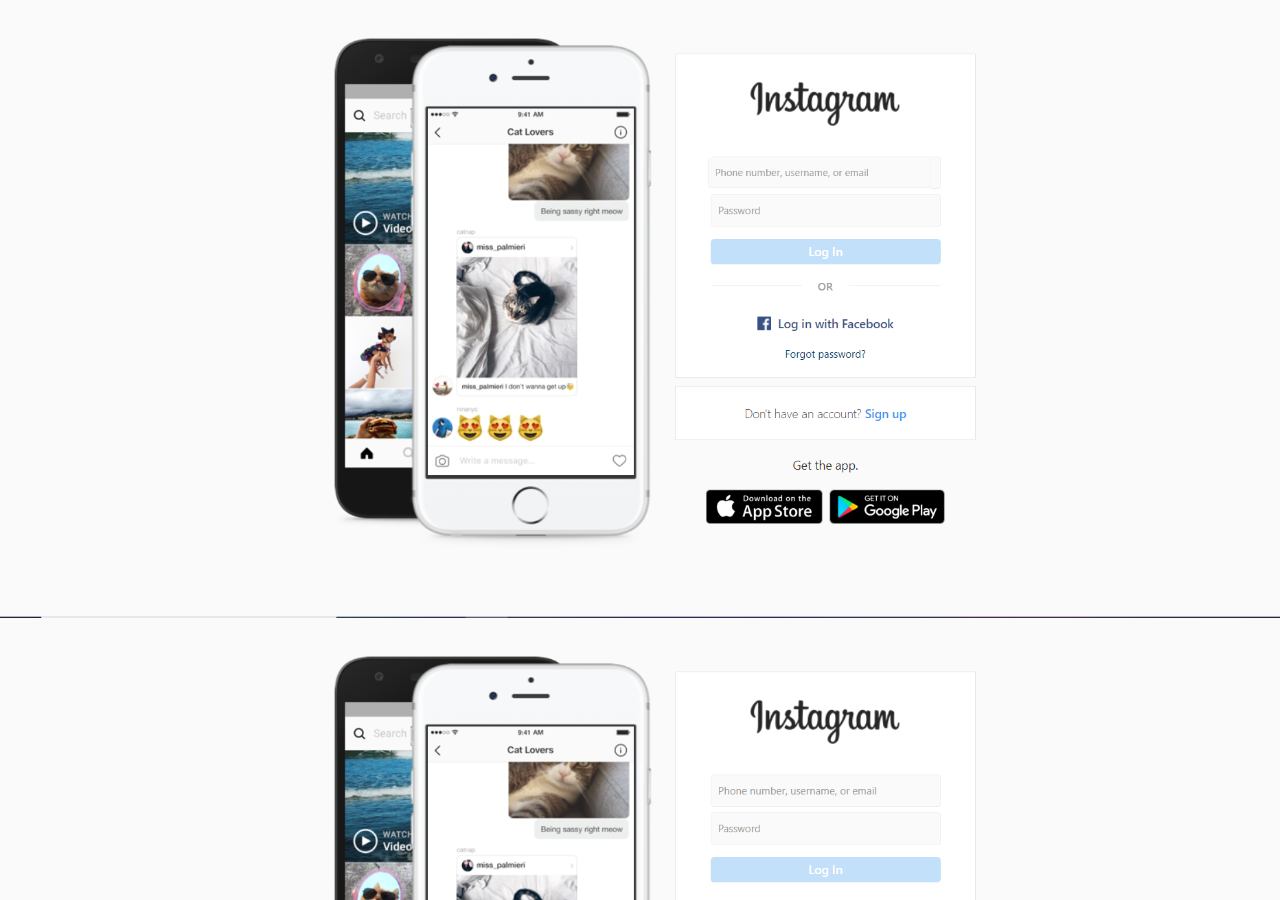
<file: index.html>
<!DOCTYPE html>
<html lang="en" dir="ltr">

<head>
  <meta charset="utf-8">
  <link rel="stylesheet" href="css/style.css">
  <title>Final Project</title>
</head>

<body>

  <div class="click">
    <a href="Pg2.html">
      <img class="center-fit" src="images/InstaClick.png" alt="click">
    </a>
  </div>




</body>

</html>
</file>
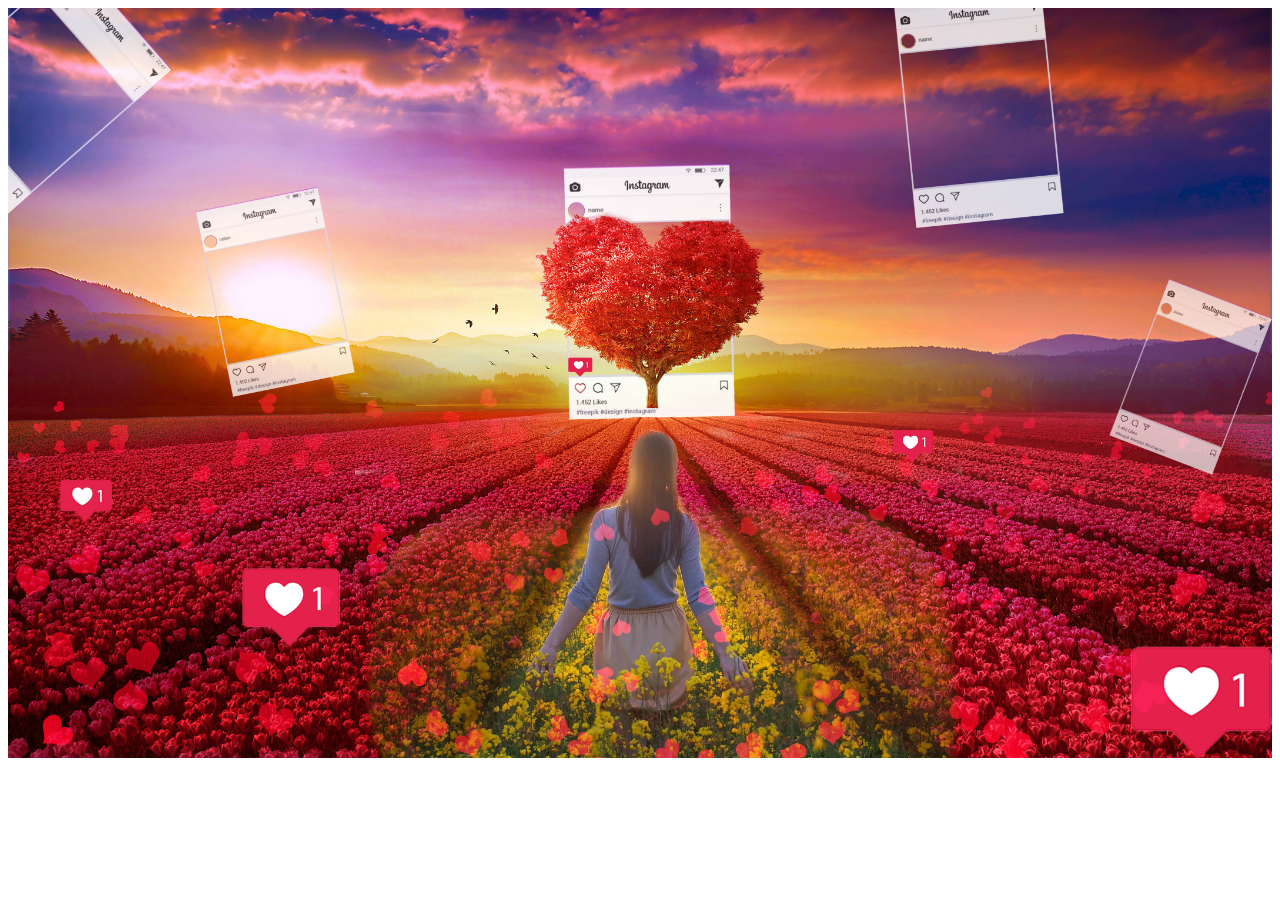
<file: Composite1.html>
<!DOCTYPE html>
<html lang="en" dir="ltr">
  <head>
    <meta charset="utf-8">
    <link rel="stylesheet" href="css/styleTo1.css">
    <title>WelcomToInsta</title>
  </head>
  <body>

    <div class="click">
      <a href="Composite2.html">
        <img class="center-fit" src="images/Composite1.jpg" alt="click">
      </a>
    </div>


  </body>
</html>
</file>
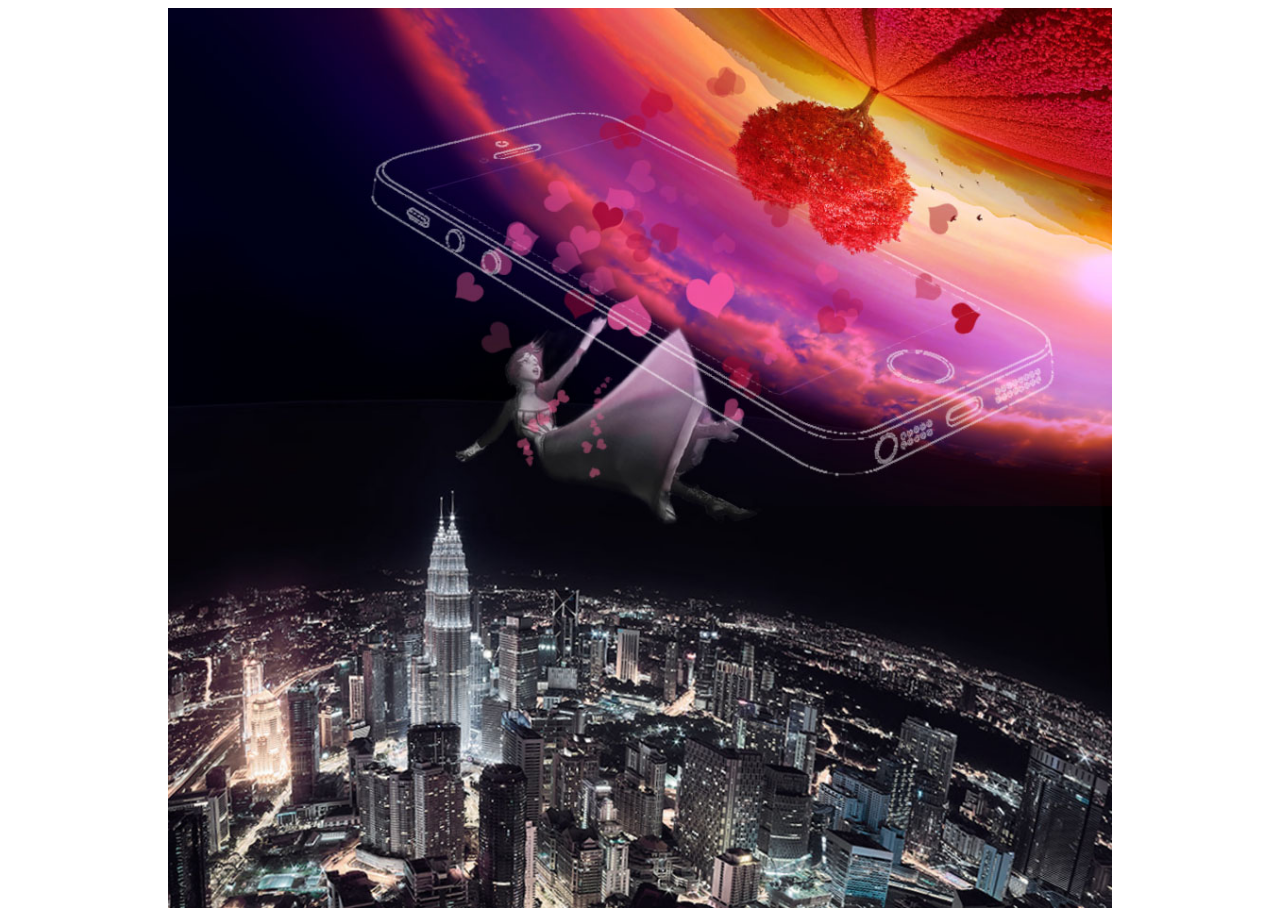
<file: Composite2.html>
<!DOCTYPE html>
<html lang="en" dir="ltr">
  <head>
    <meta charset="utf-8">
    <link rel="stylesheet" href="css/styleTo1.css">
    <title>FallingOutOfInsta</title>
  </head>
  <body>

    <div class="click">
      <a href="Composite3.html">
        <img class="center-fit" src="images/Composite2.jpg" alt="click">
      </a>
    </div>


  </body>
</html>
</file>
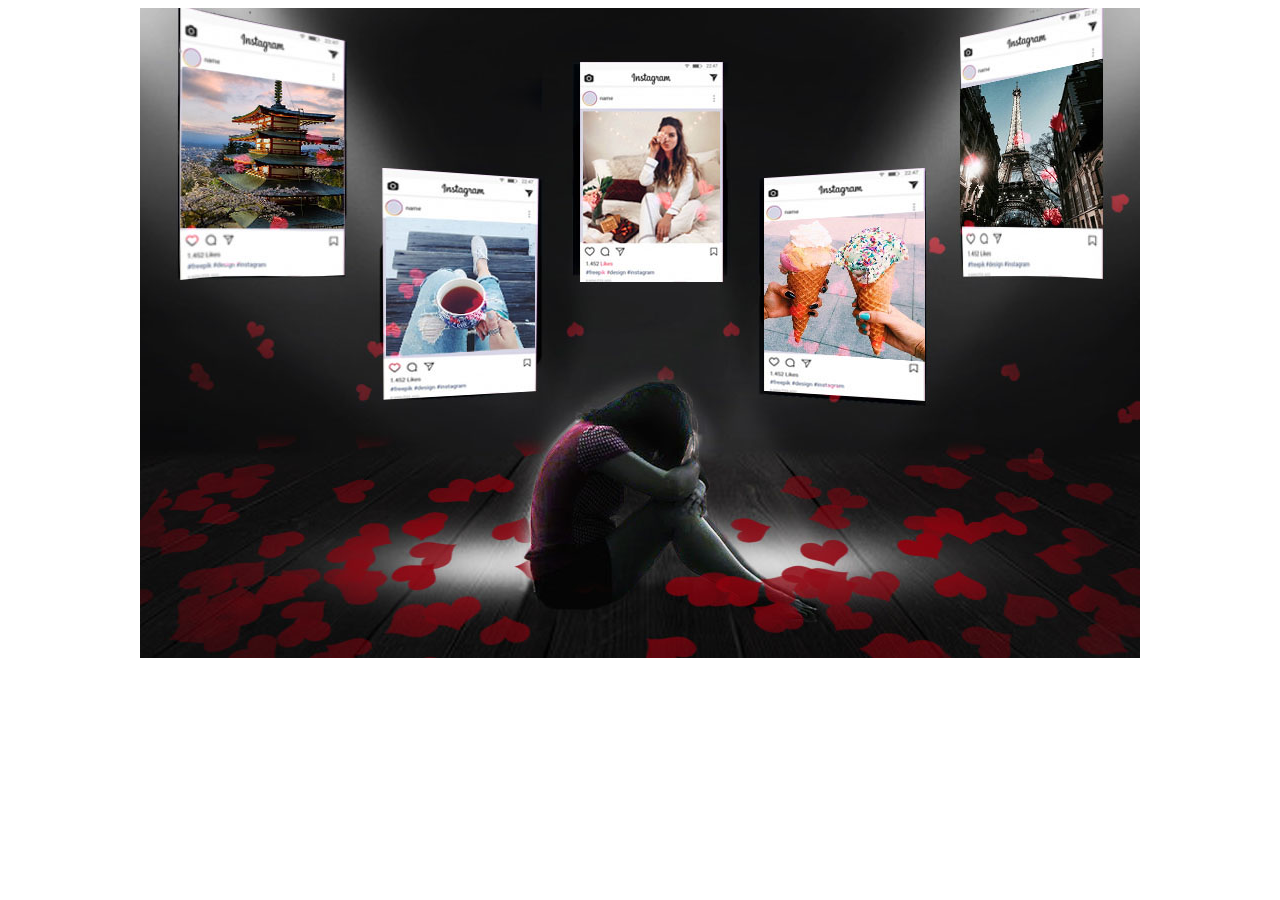
<file: Composite3.html>
<!DOCTYPE html>
<html lang="en" dir="ltr">
  <head>
    <meta charset="utf-8">
    <link rel="stylesheet" href="css/styleTo1.css">
    <title>WelcomToTheRealWorld</title>
  </head>
  <body>

    <div class="click">
      <a href="index.html">
        <img class="center-fit" src="images/Composite3.jpg" alt="click">
      </a>
    </div>


  </body>
</html>
</file>
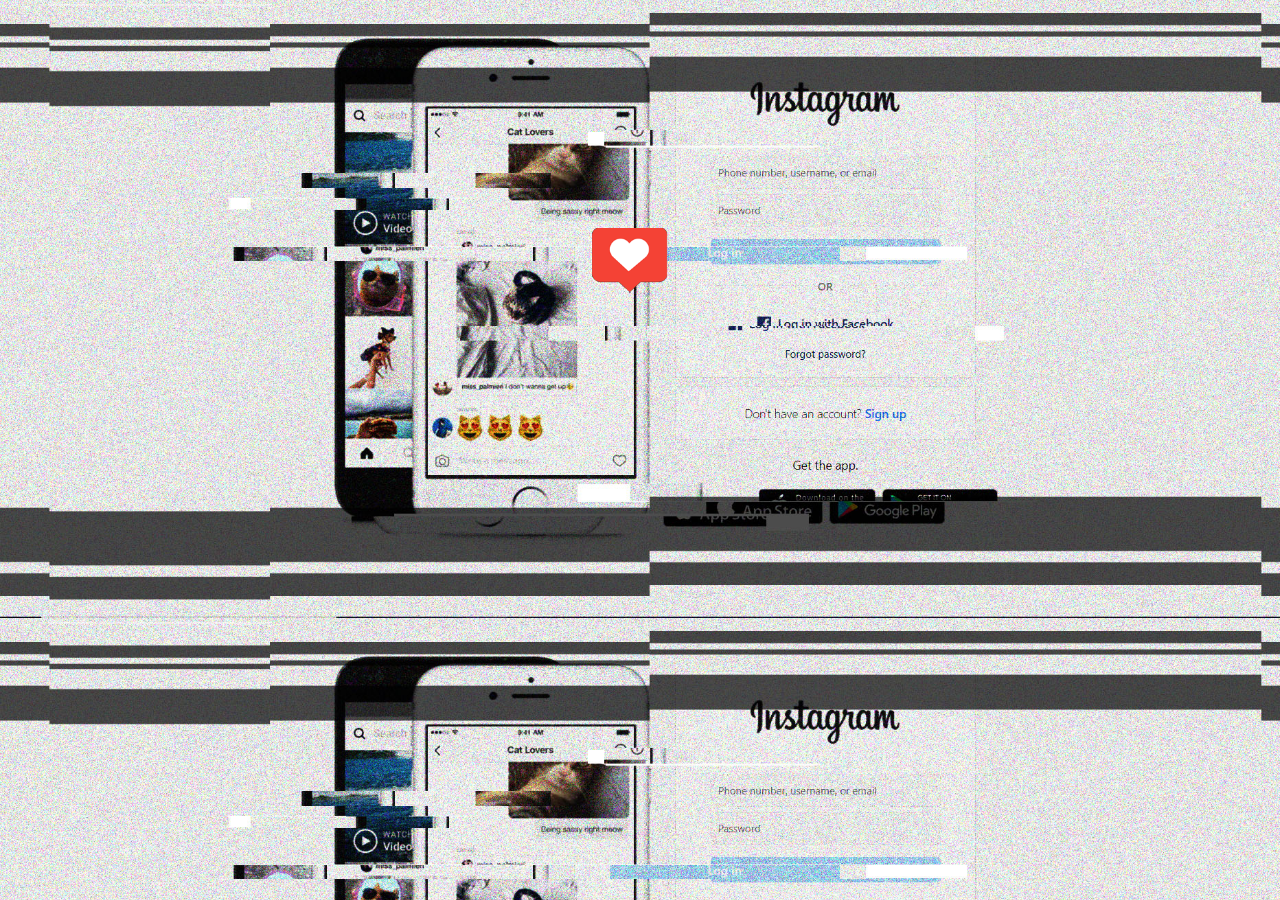
<file: Pg2.html>
<!DOCTYPE html>
<html lang="en" dir="ltr">
  <head>
    <meta charset="utf-8">
    <link rel="stylesheet" href="css/style2.css">
    <title>The Glitch</title>
  </head>
  <body>

    <div class="click">
      <a href="Composite1.html">
        <img class="center-fit" src="images/InstaHeart.png" alt="click2">
      </a>
    </div>



  </body>
</html>
</file>
<file: css/style.css>
body {
  background-image: url("../images/InstaPic.png");
  background-size: cover;

}
.click {
       display: grid;
       height: 100%;
   }
.center-fit {
       max-width: 100%;
       max-height: 100vh;
       margin: auto;
     }
</file>
<file: css/styleTo1.css>
.click {
    display: grid;
    height: 100%;
}
.center-fit {
    max-width: 100%;
    max-height: 100vh;
    display: block;
    margin-left: auto;
    margin-right: auto;

}
</file>
<file: css/style2.css>
body {
  background-image: url("../images/InstaPicGlitch.jpg");
  background-size: cover;

}
.click {
    display: grid;
    height: 100%;
}
.center-fit {
    max-width: 100%;
    max-height: 100vh;
    margin: auto;
  }
</file>
